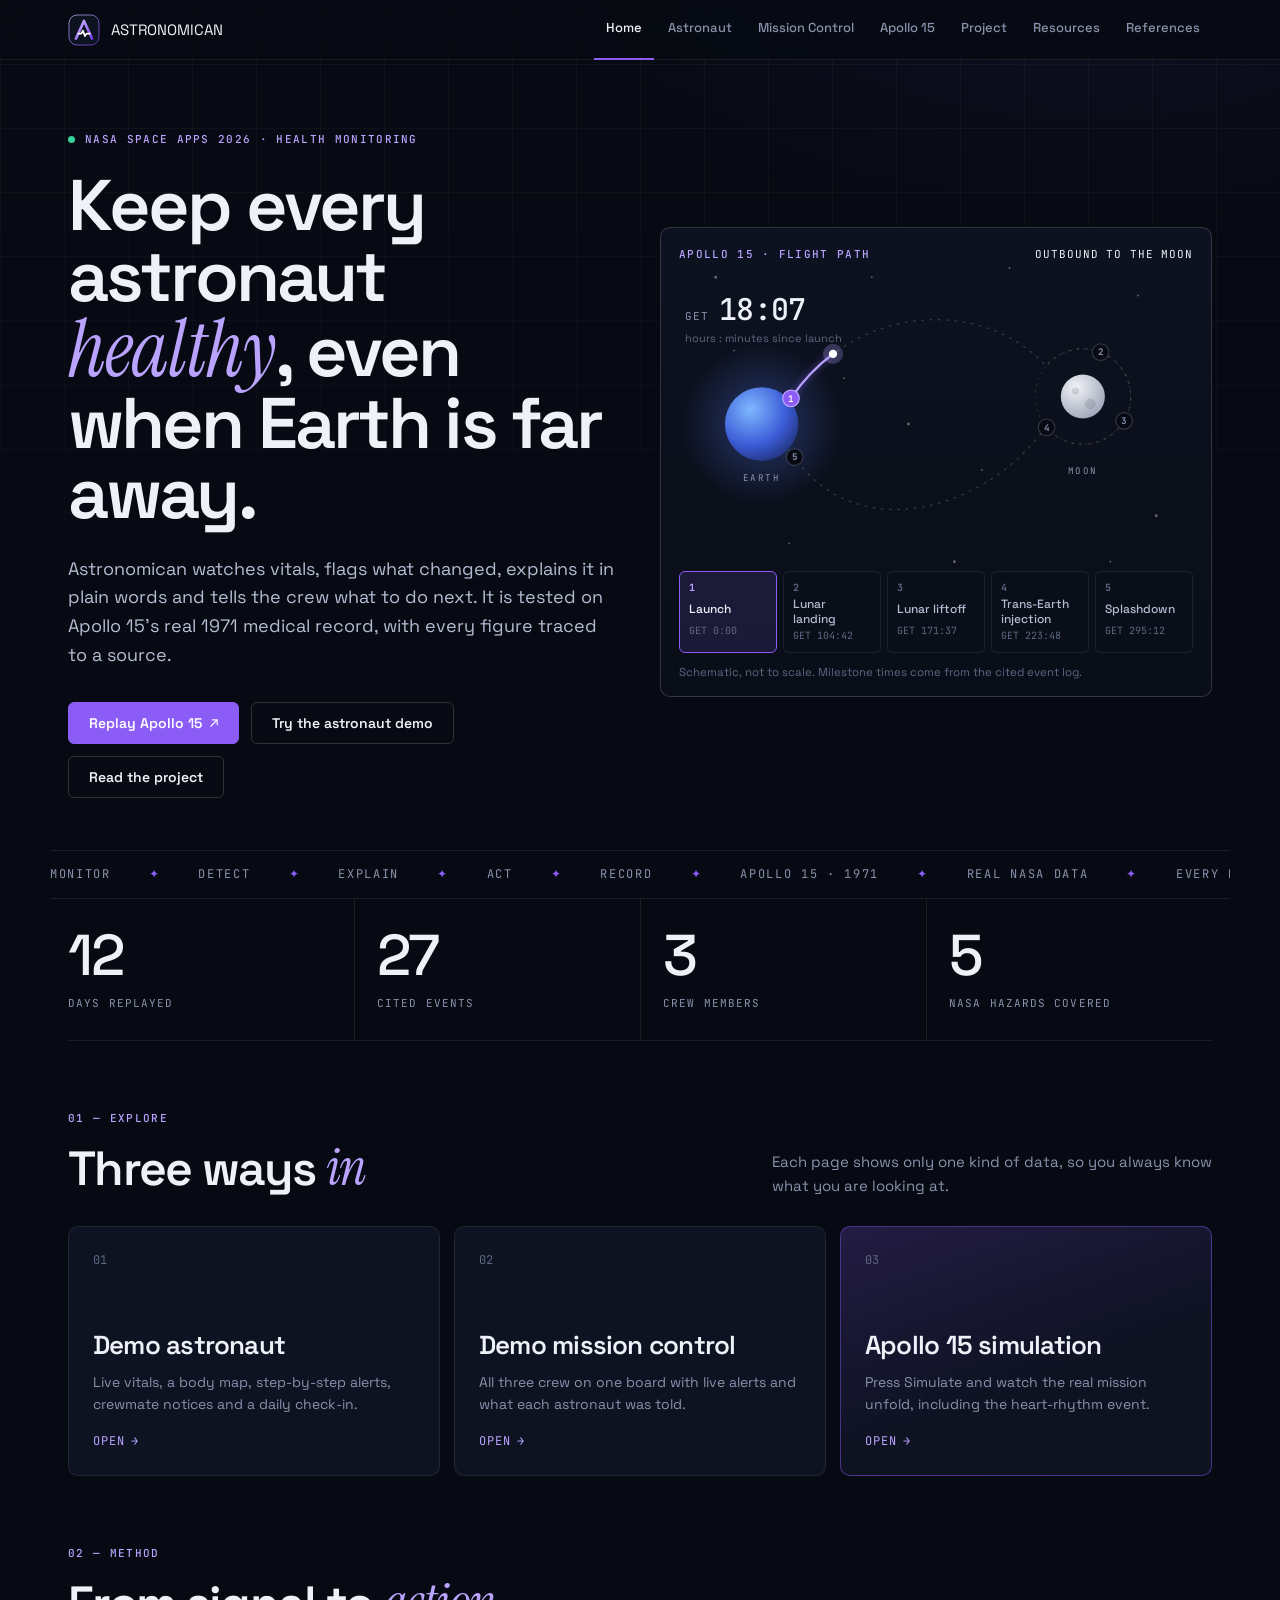
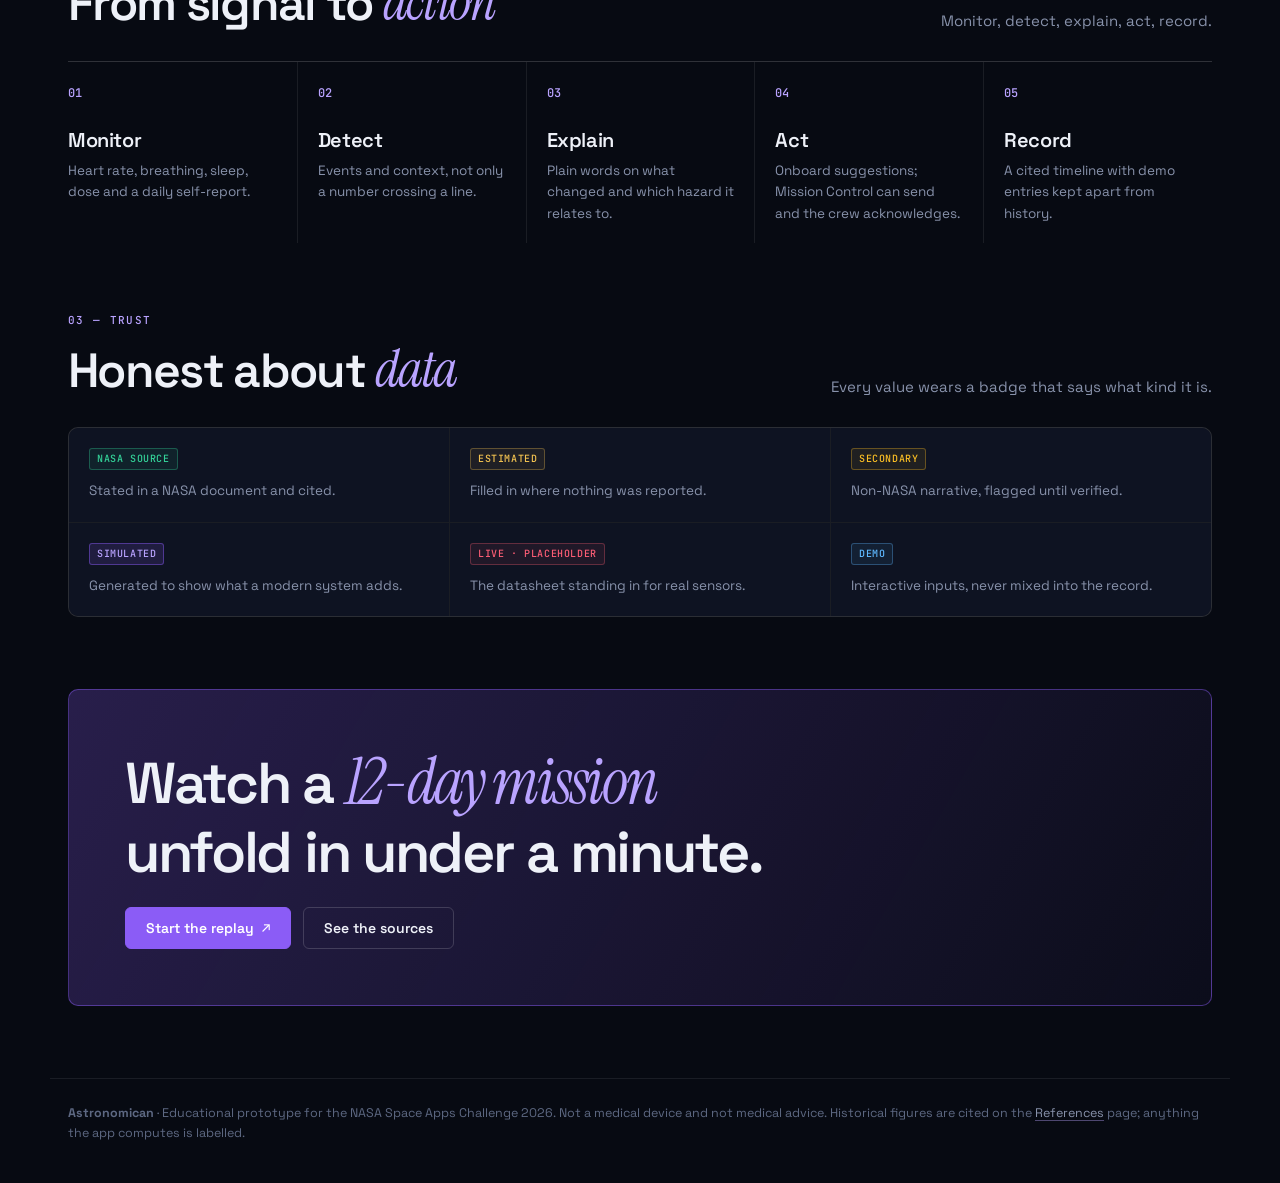
<file: index.html>
<!DOCTYPE html>
<html lang="en">

<head>
    <meta charset="UTF-8" />
    <meta name="viewport" content="width=device-width, initial-scale=1.0" />
    <title>Astronomican · NASA Space Apps 2026</title>
    <meta name="description"
        content="A real-data astronaut health monitoring and mission-control prototype, replaying Apollo 15's actual biomedical record. Built for the NASA Space Apps Challenge 2026." />
    <link rel="icon" href="assets/img/favicon.svg" type="image/svg+xml" />
    <meta name="theme-color" content="#070a12" />
    <link rel="preconnect" href="https://fonts.googleapis.com" />
    <link rel="preconnect" href="https://fonts.gstatic.com" crossorigin />
    <link rel="stylesheet" href="assets/css/design.css" />
    <link rel="stylesheet" href="assets/css/spaceweather.css" />
</head>

<body>
    <div id="app"></div>

    <script src="data/data.js"></script>
    <script src="data/references.js"></script>
    <script src="data/resources.js"></script>
    <script src="data/sensor-feed.js"></script>
    <script src="data/space-weather-sample.js"></script>
    <script src="assets/js/config.js"></script>
    <script src="assets/js/common.js"></script>
    <script src="assets/js/engine.js"></script>
    <script src="assets/js/icons.js"></script>
    <script src="assets/js/live.js"></script>
    <script src="assets/js/space-weather.js"></script>
    <script src="assets/js/shell.js"></script>
</body>

</html>
</file>
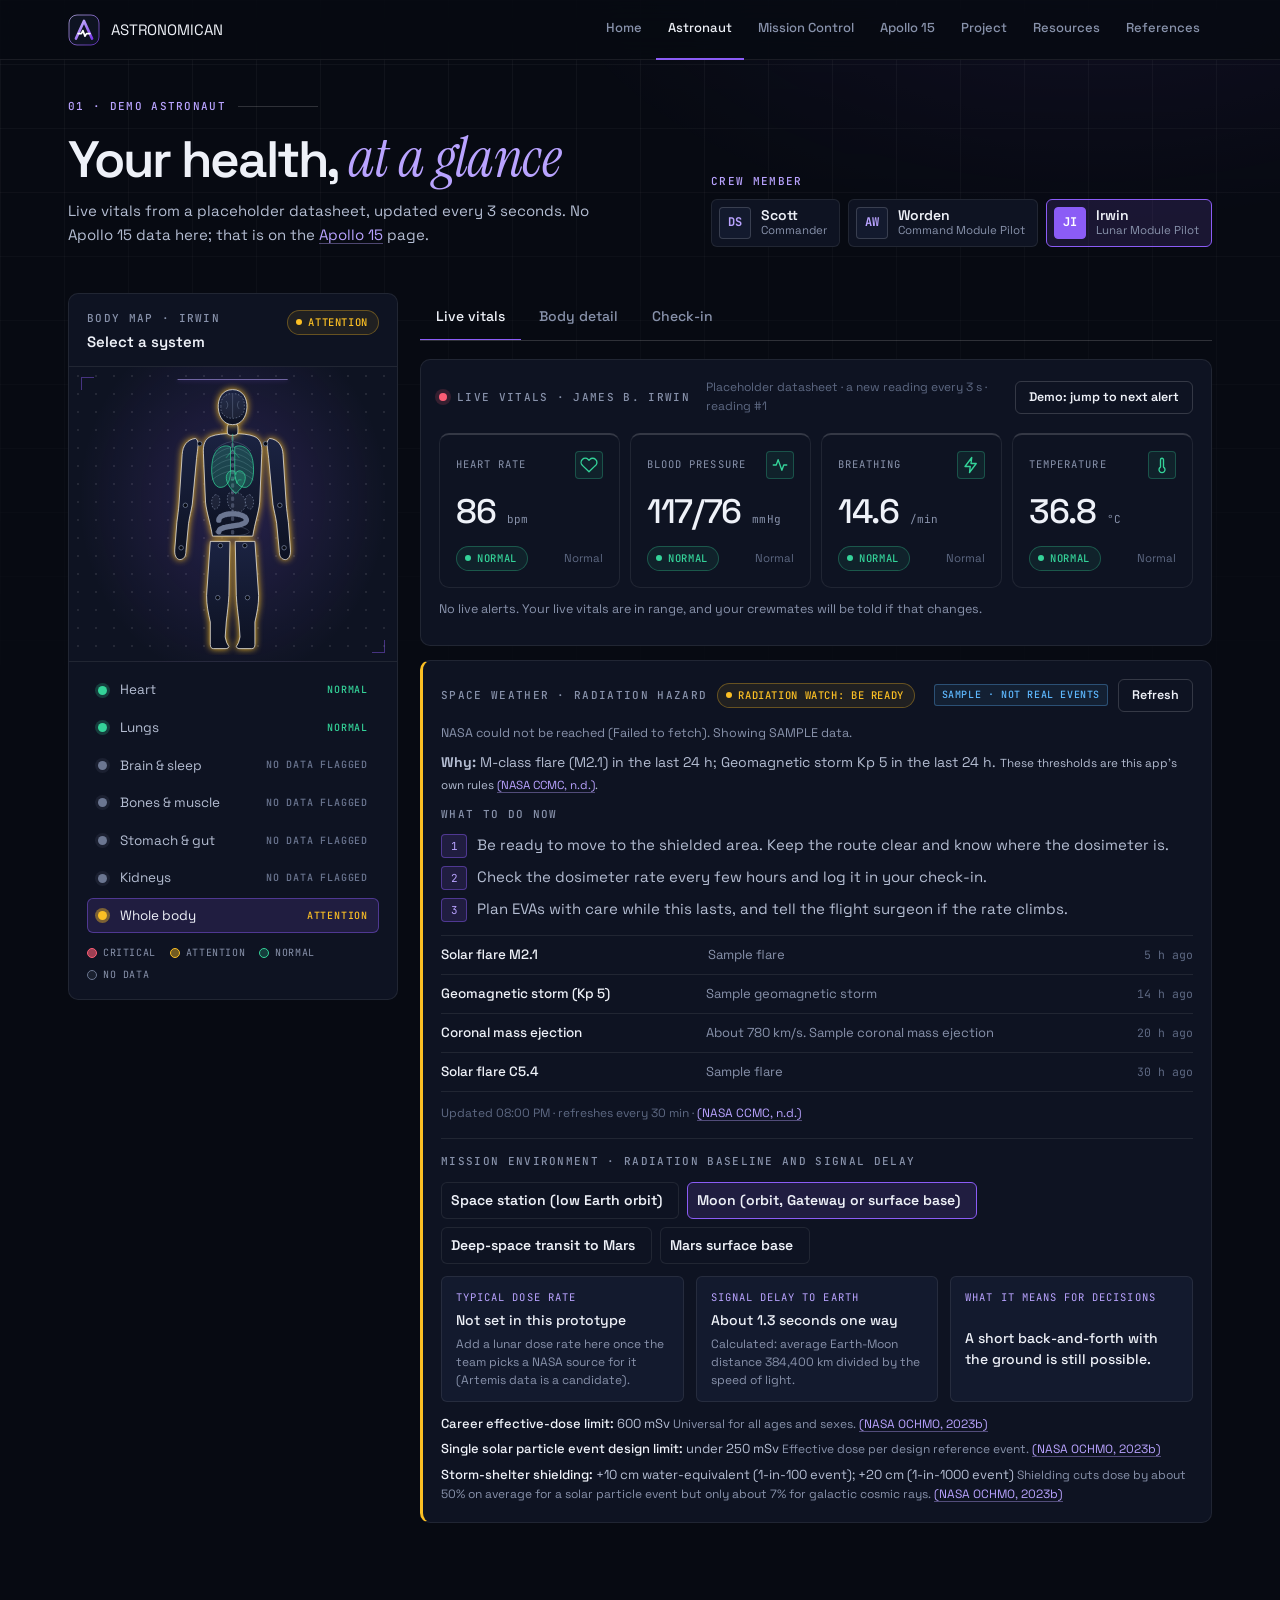
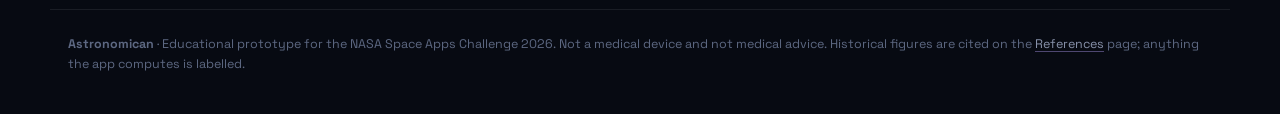
<file: console.html>
<!DOCTYPE html>
<html lang="en">

<head>
  <meta charset="UTF-8" />
  <meta http-equiv="refresh" content="0; url=index.html#astronaut-dashboard" />
  <title>Redirecting…</title>
  <link rel="icon" href="assets/img/favicon.svg" type="image/svg+xml" />
  <script>
    var hash = location.hash ? location.hash.replace('#astronaut', '#astronaut').replace('#mission-control', '#control-dashboard') : '#astronaut-dashboard';
    location.replace('index.html' + (hash || '#astronaut-dashboard'));
  </script>
</head>

<body>
  <p>Redirecting to <a href="index.html#astronaut-dashboard">the Astronomican app</a>…</p>
</body>

</html>
</file>
<file: assets/css/design.css>
/* ==========================================================================
   design.css - the whole look of Astronomican in one file.

   Style: dark ink background, one violet accent, hairline borders, sharp
   corners, big editorial headings with one italic accent word, mono labels,
   numbered sections and a ticker. Status colours (green / amber / red) are
   kept separate from the brand colour so a warning never looks like decoration.

   Fonts (Google Fonts, with system fallbacks if offline):
     Space Grotesk   headings + body
     Instrument Serif (italic) the accent word in headings
     JetBrains Mono  labels, numbers, badges
   ========================================================================== */

@import url("https://fonts.googleapis.com/css2?family=Instrument+Serif:ital@1&family=JetBrains+Mono:wght@400;500;700&family=Space+Grotesk:wght@400;500;600;700&display=swap");

:root {
  --bg: #070a12;
  --bg-2: #0a0e19;
  --panel: #0e1322;
  --panel-2: #131a2e;
  --line: rgba(255, 255, 255, .08);
  --line-2: rgba(255, 255, 255, .16);
  --text: #eef1f8;
  --body: #b4bdd2;
  --muted: #8892ab;
  --subtle: #5d6882;

  --accent: #8b5cf6;
  --accent-2: #b9a3ff;
  --accent-soft: rgba(139, 92, 246, .14);
  --accent-line: rgba(139, 92, 246, .45);

  --ok: #34d399;
  --warn: #fbbf24;
  --bad: #fb5d75;
  --gold: #f5c451;
  --sky: #5eb8ff;

  /* names used by shell.js inline styles */
  --orange: var(--warn);

  --r: 6px;
  --r-lg: 10px;
  --font: "Space Grotesk", system-ui, -apple-system, "Segoe UI", Roboto, sans-serif;
  --serif: "Instrument Serif", "Iowan Old Style", Georgia, serif;
  --mono: "JetBrains Mono", ui-monospace, SFMono-Regular, Menlo, Consolas, monospace;
  --wrap: 1180px;
  --top: 60px;
}

* {
  box-sizing: border-box;
}

html {
  scroll-behavior: smooth;
  scroll-padding-top: calc(var(--top) + 12px);
}

html,
body {
  margin: 0;
  min-height: 100%;
}

body {
  background: var(--bg);
  color: var(--body);
  font-family: var(--font);
  font-size: 15px;
  line-height: 1.6;
  -webkit-font-smoothing: antialiased;
}

body::before {
  /* faint grid + violet glow behind everything */
  background:
    radial-gradient(900px 480px at 85% -8%, rgba(139, 92, 246, .16), transparent 62%),
    linear-gradient(var(--line) 1px, transparent 1px) 0 0 / 64px 64px,
    linear-gradient(90deg, var(--line) 1px, transparent 1px) 0 0 / 64px 64px;
  -webkit-mask-image: linear-gradient(#000 0, transparent 720px);
  mask-image: linear-gradient(#000 0, transparent 720px);
  content: "";
  inset: 0 0 auto 0;
  height: 760px;
  opacity: .55;
  pointer-events: none;
  position: absolute;
  z-index: -1;
}

::selection {
  background: var(--accent);
  color: #fff;
}

a {
  color: var(--accent-2);
  text-decoration-color: rgba(185, 163, 255, .4);
  text-underline-offset: 3px;
}

a:hover {
  color: #fff;
}

h1,
h2,
h3,
h4,
h5 {
  color: var(--text);
  font-weight: 600;
  letter-spacing: -.02em;
  line-height: 1.15;
}

p {
  margin: 0 0 12px;
}

button,
input,
select,
textarea {
  font: inherit;
}

button {
  color: inherit;
}

code {
  background: var(--panel-2);
  border: 1px solid var(--line);
  border-radius: 4px;
  color: var(--accent-2);
  font-family: var(--mono);
  font-size: .85em;
  padding: 1px 6px;
}

:focus-visible {
  outline: 2px solid var(--accent-2);
  outline-offset: 2px;
}

.icon {
  flex: none;
  stroke: currentColor;
  stroke-linecap: round;
  stroke-linejoin: round;
  stroke-width: 1.8;
}

/* ---- shared label style --------------------------------------------- */
.eyebrow,
.card-kicker,
.sx-organ h5,
.sx-block h4,
.sx-table th,
.sx-sim-label,
.sx-crew-num small,
.sn-label {
  color: var(--muted);
  font-family: var(--mono);
  font-size: 11px;
  font-weight: 500;
  letter-spacing: .12em;
  text-transform: uppercase;
}

.card-kicker {
  display: block;
}

/* ---- buttons ---------------------------------------------------------- */
.btn {
  align-items: center;
  background: transparent;
  border: 1px solid transparent;
  border-radius: var(--r);
  cursor: pointer;
  display: inline-flex;
  font-size: 14px;
  font-weight: 600;
  gap: 8px;
  justify-content: center;
  line-height: 1;
  padding: 13px 20px;
  text-decoration: none;
  transition: background .15s, border-color .15s, transform .15s, color .15s;
}

.btn.primary {
  background: var(--accent);
  border-color: var(--accent);
  color: #fff;
}

.btn.primary:hover {
  background: #9d75ff;
  border-color: #9d75ff;
  color: #fff;
}

.btn.secondary {
  border-color: var(--line-2);
  color: var(--text);
}

.btn.secondary:hover {
  background: var(--panel-2);
  border-color: var(--accent-line);
  color: #fff;
}

.btn.compact {
  font-size: 12.5px;
  padding: 9px 13px;
}

.btn:active {
  transform: translateY(1px);
}

.btn:disabled {
  cursor: not-allowed;
  opacity: .4;
}

.btn .arr {
  font-family: var(--mono);
  transition: transform .15s;
}

.btn:hover .arr {
  transform: translate(2px, -2px);
}

/* ---- card, pills, badges --------------------------------------------- */
.card {
  background: var(--panel);
  border: 1px solid var(--line);
  border-radius: var(--r-lg);
}

.card-head {
  align-items: flex-start;
  display: flex;
  gap: 12px;
  justify-content: space-between;
  padding: 16px 18px 0;
}

.card-head>div {
  display: grid;
  gap: 3px;
}

.card-head strong {
  color: var(--text);
  font-size: 15px;
  font-weight: 600;
}

.chart-meta {
  color: var(--muted);
  font-family: var(--mono);
  font-size: 10.5px;
  letter-spacing: .06em;
  text-align: right;
}

.pill {
  align-items: center;
  background: rgba(52, 211, 153, .08);
  border: 1px solid rgba(52, 211, 153, .3);
  border-radius: 99px;
  color: var(--ok);
  display: inline-flex;
  font-family: var(--mono);
  font-size: 10.5px;
  font-weight: 500;
  gap: 6px;
  letter-spacing: .06em;
  padding: 3px 10px 3px 8px;
  text-transform: uppercase;
  white-space: nowrap;
}

.pill>span {
  background: currentColor;
  border-radius: 50%;
  height: 6px;
  width: 6px;
}

.pill.warn {
  background: rgba(251, 191, 36, .08);
  border-color: rgba(251, 191, 36, .32);
  color: var(--warn);
}

.pill.danger {
  background: rgba(251, 93, 117, .09);
  border-color: rgba(251, 93, 117, .35);
  color: var(--bad);
}

.pill.info {
  background: var(--accent-soft);
  border-color: var(--accent-line);
  color: var(--accent-2);
}

.ev {
  border: 1px solid var(--line-2);
  border-radius: 3px;
  display: inline-block;
  font-family: var(--mono);
  font-size: 10px;
  font-weight: 500;
  letter-spacing: .06em;
  padding: 2px 7px;
  text-transform: uppercase;
  white-space: nowrap;
}

.ev-nasa {
  background: rgba(52, 211, 153, .08);
  border-color: rgba(52, 211, 153, .32);
  color: var(--ok);
}

.ev-sec {
  background: rgba(251, 191, 36, .08);
  border-color: rgba(251, 191, 36, .32);
  color: var(--warn);
}

.ev-est {
  background: rgba(245, 196, 81, .07);
  border-color: rgba(245, 196, 81, .3);
  color: var(--gold);
}

.ev-sim {
  background: var(--accent-soft);
  border-color: var(--accent-line);
  color: var(--accent-2);
}

.ev-demo {
  background: rgba(94, 184, 255, .08);
  border-color: rgba(94, 184, 255, .32);
  color: var(--sky);
}

.ev-live {
  background: rgba(251, 93, 117, .08);
  border-color: rgba(251, 93, 117, .3);
  color: var(--bad);
}

a.cite {
  color: var(--accent-2);
}

.empty {
  border: 1px dashed var(--line-2);
  border-radius: var(--r-lg);
  color: var(--muted);
  padding: 22px;
  text-align: center;
}

.sx-note {
  color: var(--muted);
  display: block;
  font-size: 12.5px;
  line-height: 1.55;
}

p.sx-note {
  margin: 8px 0;
}

/* ---- top bar ---------------------------------------------------------- */
.sx-top {
  align-items: center;
  backdrop-filter: blur(14px);
  background: rgba(7, 10, 18, .82);
  border-bottom: 1px solid var(--line);
  display: flex;
  gap: 24px;
  height: var(--top);
  justify-content: space-between;
  padding: 0 max(18px, calc((100vw - var(--wrap)) / 2 + 18px));
  position: sticky;
  top: 0;
  z-index: 40;
}

.sx-brand {
  align-items: center;
  color: var(--text);
  display: flex;
  flex: none;
  gap: 11px;
  text-decoration: none;
}

.sx-nav {
  display: flex;
  gap: 2px;
  margin-left: auto;
}

.sx-nav a {
  align-items: center;
  border-bottom: 2px solid transparent;
  color: var(--muted);
  display: inline-flex;
  font-size: 13px;
  font-weight: 500;
  gap: 7px;
  height: var(--top);
  padding: 0 12px;
  text-decoration: none;
  white-space: nowrap;
}

.sx-nav a:hover {
  color: var(--text);
}

.sx-nav a.active {
  border-bottom-color: var(--accent);
  color: var(--text);
}

.sx-badge {
  background: var(--bad);
  border-radius: 99px;
  color: #1a0509;
  font-family: var(--mono);
  font-size: 10.5px;
  font-weight: 700;
  min-width: 18px;
  padding: 1px 6px;
  text-align: center;
}

.sx-clock {
  color: var(--muted);
  flex: none;
  font-family: var(--mono);
  font-size: 11px;
  letter-spacing: .06em;
}

.sx-clock b {
  color: var(--text);
  font-weight: 500;
}

/* ---- page frame ------------------------------------------------------- */
.sx-page {
  margin: 0 auto;
  max-width: var(--wrap);
  padding: 40px 18px 72px;
}

.sx-head {
  padding: 22px 0 28px;
}

.sx-head .eyebrow {
  align-items: center;
  color: var(--accent-2);
  display: flex;
  gap: 12px;
  margin-bottom: 18px;
}

.sx-head .eyebrow::after {
  background: var(--line-2);
  content: "";
  flex: 0 1 80px;
  height: 1px;
}

.sx-head h1,
.hero h1 {
  font-size: clamp(2.5rem, 6.4vw, 5rem);
  font-weight: 600;
  letter-spacing: -.04em;
  line-height: .98;
  margin: 0;
}

h1 em,
.sx-block h2 em {
  color: var(--accent-2);
  font-family: var(--serif);
  font-size: 1.1em;
  font-style: italic;
  font-weight: 400;
  letter-spacing: -.01em;
}

.sx-head p {
  color: var(--body);
  font-size: 17px;
  margin: 22px 0 0;
  max-width: 62ch;
}

.sx-h3 {
  align-items: center;
  color: var(--text);
  display: flex;
  font-size: 13px;
  font-weight: 500;
  gap: 12px;
  letter-spacing: .1em;
  margin: 40px 0 16px;
  text-transform: uppercase;
  font-family: var(--mono);
}

.sx-h3::after {
  background: var(--line);
  content: "";
  flex: 1;
  height: 1px;
}

.sx-h3 small {
  color: var(--muted);
  font-size: 11px;
  font-weight: 400;
  letter-spacing: .06em;
  order: 2;
  text-transform: none;
}

.sx-h3 .ev {
  order: 2;
}

.sx-foot {
  border-top: 1px solid var(--line);
  color: var(--subtle);
  font-size: 12.5px;
  margin: 0 auto;
  max-width: var(--wrap);
  padding: 24px 18px 40px;
}

.sx-foot a {
  color: var(--muted);
}

/* ---- home / hero ------------------------------------------------------ */
.hero {
  align-items: center;
  display: grid;
  gap: 40px;
  grid-template-columns: minmax(0, 1.25fr) minmax(0, .75fr);
  padding: 36px 0 52px;
}

.hero .eyebrow {
  align-items: center;
  color: var(--accent-2);
  display: inline-flex;
  gap: 10px;
  margin-bottom: 22px;
}

.hero .eyebrow i {
  animation: blink 1.6s ease-in-out infinite;
  background: var(--ok);
  border-radius: 50%;
  height: 7px;
  width: 7px;
}

@keyframes blink {
  50% {
    opacity: .25;
  }
}

.hero h1 {
  font-size: clamp(2.6rem, 5.6vw, 5rem);
}

.hero-lead {
  color: var(--body);
  font-size: 18px;
  margin: 26px 0 0;
  max-width: 54ch;
}

.hero-cta {
  display: flex;
  flex-wrap: wrap;
  gap: 12px;
  margin-top: 32px;
}

.ticker {
  border-block: 1px solid var(--line);
  margin: 0 -18px;
  overflow: hidden;
  padding: 14px 0;
}

.ticker-track {
  animation: marquee 36s linear infinite;
  display: flex;
  gap: 38px;
  width: max-content;
}

.ticker-track span {
  color: var(--muted);
  font-family: var(--mono);
  font-size: 12px;
  letter-spacing: .14em;
  text-transform: uppercase;
  white-space: nowrap;
}

.ticker-track span::after {
  color: var(--accent);
  content: "✦";
  margin-left: 38px;
}

@keyframes marquee {
  to {
    transform: translateX(-50%);
  }
}

.stats {
  border-bottom: 1px solid var(--line);
  display: grid;
  grid-template-columns: repeat(4, 1fr);
}

.stat {
  border-left: 1px solid var(--line);
  padding: 28px 22px;
}

.stat:first-child {
  border-left: 0;
  padding-left: 0;
}

.stat b {
  color: var(--text);
  display: block;
  font-size: clamp(2.2rem, 5vw, 3.6rem);
  font-weight: 500;
  letter-spacing: -.04em;
  line-height: 1;
}

.stat span {
  color: var(--muted);
  display: block;
  font-family: var(--mono);
  font-size: 11px;
  letter-spacing: .1em;
  margin-top: 10px;
  text-transform: uppercase;
}

.home-sec {
  padding-top: 64px;
}

.sec-head {
  align-items: end;
  display: flex;
  flex-wrap: wrap;
  gap: 14px 24px;
  justify-content: space-between;
  margin-bottom: 28px;
}

.sec-head h2 {
  font-size: clamp(1.9rem, 4vw, 3rem);
  letter-spacing: -.035em;
  margin: 8px 0 0;
}

.sec-head h2 em {
  color: var(--accent-2);
  font-family: var(--serif);
  font-size: 1.1em;
  font-style: italic;
  font-weight: 400;
}

.sec-head p {
  color: var(--muted);
  margin: 0;
  max-width: 44ch;
}

.sn-label {
  color: var(--accent-2);
}

.tiles {
  display: grid;
  gap: 14px;
  grid-template-columns: repeat(3, 1fr);
}

.tile-link {
  background: var(--panel);
  border: 1px solid var(--line);
  border-radius: var(--r-lg);
  color: var(--body);
  display: flex;
  flex-direction: column;
  gap: 10px;
  min-height: 250px;
  overflow: hidden;
  padding: 24px;
  position: relative;
  text-decoration: none;
  transition: border-color .2s, transform .2s, background .2s;
}

.tile-link::before {
  background: radial-gradient(300px 160px at 100% 0, var(--accent-soft), transparent 70%);
  content: "";
  inset: 0;
  opacity: 0;
  position: absolute;
  transition: opacity .2s;
}

.tile-link:hover {
  border-color: var(--accent-line);
  color: var(--body);
  transform: translateY(-3px);
}

.tile-link:hover::before {
  opacity: 1;
}

.tile-link>* {
  position: relative;
}

.tile-no {
  color: var(--subtle);
  font-family: var(--mono);
  font-size: 12px;
}

.tile-link h3 {
  font-size: 26px;
  letter-spacing: -.03em;
  margin: auto 0 0;
}

.tile-link p {
  color: var(--muted);
  font-size: 14px;
  margin: 0;
}

.tile-go {
  align-items: center;
  color: var(--accent-2);
  display: inline-flex;
  font-family: var(--mono);
  font-size: 12px;
  gap: 6px;
  letter-spacing: .08em;
  margin-top: 6px;
  text-transform: uppercase;
}

.tile-link.feature {
  background: linear-gradient(160deg, rgba(139, 92, 246, .22), var(--panel) 60%);
  border-color: var(--accent-line);
}

.steps5 {
  border-top: 1px solid var(--line-2);
  display: grid;
  grid-template-columns: repeat(5, 1fr);
}

.step5 {
  border-left: 1px solid var(--line);
  padding: 22px 20px 6px;
}

.step5:first-child {
  border-left: 0;
  padding-left: 0;
}

.step5 b {
  color: var(--accent-2);
  display: block;
  font-family: var(--mono);
  font-size: 12px;
  font-weight: 500;
  margin-bottom: 26px;
}

.step5 h3 {
  font-size: 20px;
  margin: 0 0 8px;
}

.step5 p {
  color: var(--muted);
  font-size: 13.5px;
}

.honest {
  display: grid;
  gap: 1px;
  background: var(--line);
  border: 1px solid var(--line);
  border-radius: var(--r-lg);
  grid-template-columns: repeat(3, 1fr);
  overflow: hidden;
}

.honest>div {
  background: var(--panel);
  display: grid;
  gap: 10px;
  justify-items: start;
  padding: 20px;
}

.honest p {
  color: var(--muted);
  font-size: 13.5px;
  margin: 0;
}

.cta-band {
  background: linear-gradient(120deg, rgba(139, 92, 246, .25), rgba(139, 92, 246, .04));
  border: 1px solid var(--accent-line);
  border-radius: var(--r-lg);
  margin-top: 72px;
  padding: clamp(28px, 5vw, 56px);
}

.cta-band h2 {
  font-size: clamp(2rem, 5vw, 3.6rem);
  letter-spacing: -.04em;
  margin: 0 0 22px;
  max-width: 18ch;
}

.cta-band h2 em {
  color: var(--accent-2);
  font-family: var(--serif);
  font-size: 1.1em;
  font-weight: 400;
}

/* ---- controls: crew chips, simulation bar ---------------------------- */
.sx-controls {
  display: flex;
  flex-direction: column;
  gap: 12px;
  margin-top: 4px;
}

.sx-chips {
  display: flex;
  flex-wrap: wrap;
  gap: 8px;
}

.sx-chip {
  align-items: center;
  background: var(--panel);
  border: 1px solid var(--line);
  border-radius: var(--r);
  cursor: pointer;
  display: inline-flex;
  gap: 12px;
  padding: 9px 16px 9px 9px;
  text-align: left;
  transition: border-color .15s, background .15s;
}

.sx-chip:hover {
  border-color: var(--line-2);
}

.sx-chip b {
  align-items: center;
  background: var(--panel-2);
  border: 1px solid var(--line-2);
  border-radius: 4px;
  color: var(--accent-2);
  display: flex;
  font-family: var(--mono);
  font-size: 12px;
  height: 34px;
  justify-content: center;
  width: 34px;
}

.sx-chip span {
  color: var(--text);
  display: grid;
  font-size: 14px;
  font-weight: 600;
  line-height: 1.2;
}

.sx-chip small {
  color: var(--muted);
  font-size: 11.5px;
  font-weight: 400;
}

.sx-chip.active {
  background: var(--accent-soft);
  border-color: var(--accent);
}

.sx-chip.active b {
  background: var(--accent);
  border-color: var(--accent);
  color: #fff;
}

.sx-sim {
  align-items: center;
  background: var(--panel);
  border: 1px solid var(--line-2);
  border-radius: var(--r-lg);
  display: flex;
  flex-wrap: wrap;
  gap: 14px 20px;
  padding: 14px 16px;
}

.sx-sim-label {
  color: var(--accent-2);
}

.sx-play {
  min-width: 130px;
}

.sx-play.is-playing {
  background: transparent;
  border-color: var(--accent);
  color: var(--accent-2);
}

.sx-get {
  align-items: baseline;
  display: flex;
  gap: 10px;
}

.sx-get span {
  color: var(--muted);
  font-family: var(--mono);
  font-size: 11px;
  letter-spacing: .1em;
}

.sx-get strong {
  color: var(--text);
  font-family: var(--mono);
  font-size: 24px;
  font-weight: 500;
  letter-spacing: -.02em;
}

.sx-get small {
  color: var(--muted);
  font-size: 12px;
}

.sx-range {
  accent-color: var(--accent);
  flex: 1 1 200px;
  min-width: 140px;
}

.select-ctl {
  appearance: none;
  background: var(--panel-2) url("data:image/svg+xml,%3Csvg xmlns='http://www.w3.org/2000/svg' width='12' height='12' viewBox='0 0 24 24' fill='none' stroke='%238892ab' stroke-width='2.4' stroke-linecap='round' stroke-linejoin='round'%3E%3Cpath d='m6 9 6 6 6-6'/%3E%3C/svg%3E") no-repeat right 12px center;
  border: 1px solid var(--line-2);
  border-radius: var(--r);
  color: var(--text);
  cursor: pointer;
  font-size: 13px;
  max-width: 250px;
  padding: 11px 34px 11px 12px;
}

.select-ctl:hover {
  border-color: var(--accent-line);
}

.select-ctl option {
  background: var(--panel);
  color: var(--text);
}

/* ---- layout: body map + main ----------------------------------------- */
.sx-split {
  align-items: start;
  display: grid;
  gap: 22px;
  grid-template-columns: 330px minmax(0, 1fr);
  margin-top: 22px;
}

.sx-side {
  align-self: start;
  position: sticky;
  top: calc(var(--top) + 16px);
}

.sx-main {
  min-width: 0;
}

.sx-main>.card,
.sx-main>.insight-banner {
  margin-bottom: 14px;
}

.sx-main>.sx-grid2 {
  margin-bottom: 14px;
}

.sx-grid2 {
  display: grid;
  gap: 14px;
  grid-template-columns: repeat(2, 1fr);
}

.sx-grid3 {
  display: grid;
  gap: 14px;
  grid-template-columns: repeat(3, 1fr);
}

.sx-grid4 {
  display: grid;
  gap: 10px;
  grid-template-columns: repeat(4, 1fr);
}

.sx-grid5 {
  display: grid;
  gap: 10px;
  grid-template-columns: repeat(5, 1fr);
  margin-top: 14px;
}

/* ---- metric cards ----------------------------------------------------- */
.metric-card {
  display: grid;
  gap: 4px;
  padding: 16px;
}

.metric-head {
  align-items: center;
  color: var(--muted);
  display: flex;
  font-family: var(--mono);
  font-size: 10.5px;
  justify-content: space-between;
  letter-spacing: .1em;
  text-transform: uppercase;
}

.metric-icon {
  align-items: center;
  background: rgba(52, 211, 153, .08);
  border: 1px solid rgba(52, 211, 153, .28);
  border-radius: 4px;
  color: var(--ok);
  display: flex;
  flex: none;
  height: 28px;
  justify-content: center;
  width: 28px;
}

.metric-icon.warn {
  background: rgba(251, 191, 36, .08);
  border-color: rgba(251, 191, 36, .3);
  color: var(--warn);
}

.metric-icon.danger {
  background: rgba(251, 93, 117, .09);
  border-color: rgba(251, 93, 117, .32);
  color: var(--bad);
}

.metric-icon.info {
  background: var(--accent-soft);
  border-color: var(--accent-line);
  color: var(--accent-2);
}

.metric-value {
  color: var(--text);
  font-size: 34px;
  font-weight: 500;
  letter-spacing: -.04em;
  line-height: 1.1;
  margin: 10px 0 12px;
}

.metric-value small {
  color: var(--muted);
  font-family: var(--mono);
  font-size: 11px;
  font-weight: 400;
  letter-spacing: .02em;
  margin-left: 4px;
}

.metric-value.text {
  font-size: 18px;
  letter-spacing: -.02em;
  line-height: 1.3;
  min-height: 36px;
}

.metric-foot {
  align-items: center;
  display: flex;
  flex-wrap: wrap;
  gap: 6px 10px;
  justify-content: space-between;
}

.metric-foot>span:last-child {
  color: var(--subtle);
  font-size: 11.5px;
  max-width: 58%;
  text-align: right;
}

.sx-page .metric-card.card {
  border-top: 2px solid var(--line-2);
}

/* ---- vitals tiles, status, banners ----------------------------------- */
.sx-tile {
  align-items: center;
  background: var(--panel);
  border: 1px solid var(--line);
  border-left: 2px solid var(--ok);
  border-radius: var(--r-lg);
  display: grid;
  gap: 14px;
  grid-template-columns: 34px 1fr auto;
  padding: 14px 16px;
}

.sx-tile.warn {
  border-left-color: var(--warn);
}

.sx-tile.danger {
  border-left-color: var(--bad);
}

.sx-tile-body {
  display: grid;
  min-width: 0;
}

.sx-tile-body span {
  color: var(--muted);
  font-family: var(--mono);
  font-size: 10.5px;
  letter-spacing: .1em;
  text-transform: uppercase;
}

.sx-tile-body strong {
  color: var(--text);
  font-size: 22px;
  font-weight: 500;
  letter-spacing: -.02em;
  line-height: 1.2;
}

.sx-tile-body strong small {
  color: var(--muted);
  font-size: 12px;
  font-weight: 400;
}

.sx-tile-body em {
  color: var(--subtle);
  font-size: 12px;
  font-style: normal;
}

.sx-status {
  align-items: center;
  display: flex;
  flex-wrap: wrap;
  gap: 28px;
  margin-bottom: 14px;
  padding: 26px 28px;
}

.sx-status.is-warn {
  border-color: rgba(251, 191, 36, .4);
}

.sx-status.is-danger {
  border-color: rgba(251, 93, 117, .5);
}

.sx-status-copy {
  display: grid;
  flex: 1 1 280px;
  gap: 8px;
  justify-items: start;
}

.sx-status-copy h2 {
  font-size: clamp(1.6rem, 3vw, 2.2rem);
  letter-spacing: -.03em;
  margin: 0;
}

.sx-status-copy p {
  color: var(--body);
  margin: 0;
}

.score-ring {
  align-items: center;
  background: conic-gradient(var(--ring-c, var(--accent)) 0 calc(var(--ring-p, 92) * 1%), var(--panel-2) 0);
  border-radius: 50%;
  display: flex;
  flex: none;
  height: 124px;
  justify-content: center;
  position: relative;
  width: 124px;
}

.score-ring::before {
  background: var(--panel);
  border-radius: 50%;
  content: "";
  height: 106px;
  position: absolute;
  width: 106px;
}

.score-ring>div {
  display: grid;
  position: relative;
  text-align: center;
}

.score-ring strong {
  color: var(--text);
  font-size: 38px;
  font-weight: 500;
  letter-spacing: -.05em;
  line-height: 1;
}

.score-ring span {
  color: var(--muted);
  font-family: var(--mono);
  font-size: 10.5px;
}

.insight-banner {
  align-items: flex-start;
  background: var(--panel);
  border: 1px solid var(--line);
  border-left: 2px solid var(--accent);
  border-radius: var(--r-lg);
  display: flex;
  gap: 14px;
  padding: 16px 18px;
}

.insight-icon {
  align-items: center;
  background: var(--accent-soft);
  border: 1px solid var(--accent-line);
  border-radius: 4px;
  color: var(--accent-2);
  display: flex;
  flex: none;
  height: 32px;
  justify-content: center;
  width: 32px;
}

.insight-banner>div:nth-child(2) {
  display: grid;
  gap: 5px;
}

.insight-banner>div:nth-child(2) span {
  color: var(--accent-2);
  font-family: var(--mono);
  font-size: 10.5px;
  letter-spacing: .12em;
}

.insight-banner strong {
  color: var(--text);
  font-size: 14px;
  font-weight: 500;
  line-height: 1.6;
}

.insight-banner.is-message {
  border-left-color: var(--warn);
}

.insight-banner.is-message .insight-icon {
  background: rgba(251, 191, 36, .08);
  border-color: rgba(251, 191, 36, .3);
  color: var(--warn);
}

.insight-banner.is-message>div:nth-child(2) span {
  color: var(--warn);
}

/* ---- charts ----------------------------------------------------------- */
.chart-body {
  padding: 4px 18px 16px;
}

.line-chart {
  color: var(--accent-2);
  display: block;
  height: 140px;
  margin-top: 14px;
  overflow: visible;
  width: 100%;
}

.line-chart.violet {
  color: var(--sky);
}

.line-chart.orange {
  color: var(--gold);
}

.line-chart.teal {
  color: var(--ok);
}

.line-chart .grid-line {
  fill: none;
  stroke: var(--line);
  stroke-dasharray: 2 4;
  stroke-width: 1;
  vector-effect: non-scaling-stroke;
}

.line-chart .eva-band {
  fill: var(--gold);
  opacity: .1;
}

.line-chart polyline.series {
  fill: none;
  stroke: currentColor;
  stroke-linecap: round;
  stroke-linejoin: round;
  stroke-width: 2;
  vector-effect: non-scaling-stroke;
}

/* ---- body map: see the end of this file ---- */

.sx-organ {
  border-left: 2px solid var(--o-stroke);
  padding: 22px 24px;
}

.sx-organ-head {
  align-items: flex-start;
  display: flex;
  gap: 12px;
  justify-content: space-between;
}

.sx-organ-head h3 {
  font-size: 26px;
  letter-spacing: -.03em;
  margin: 6px 0 0;
}

.sx-organ-does {
  color: var(--body);
  margin: 12px 0 4px;
}

.sx-organ h5 {
  color: var(--accent-2);
  margin: 20px 0 8px;
}

.sx-organ .sx-list li {
  margin-bottom: 6px;
}

.sx-organ p {
  margin: 0;
}

.sx-organ>small {
  display: block;
  margin-top: 16px;
}

/* ---- live vitals + alerts + notices ---------------------------------- */
.sx-live {
  background: var(--panel);
  border: 1px solid var(--line);
  border-radius: var(--r-lg);
  margin-bottom: 14px;
  padding: 18px;
}

.sx-live-head {
  align-items: center;
  display: flex;
  flex-wrap: wrap;
  gap: 8px 16px;
  margin-bottom: 16px;
}

.sx-live-head>div {
  align-items: center;
  display: flex;
  gap: 10px;
}

.sx-live-head small {
  color: var(--subtle);
  flex: 1 1 200px;
  font-size: 12px;
}

.live-dot {
  animation: blink 1.4s ease-in-out infinite;
  background: var(--bad);
  border-radius: 50%;
  box-shadow: 0 0 0 4px rgba(251, 93, 117, .16);
  height: 8px;
  width: 8px;
}

.sx-live .sx-grid4 {
  margin-bottom: 12px;
}

.sx-allclear {
  margin: 4px 0 0;
}

.sx-livealert,
.sx-alert {
  border-left: 2px solid var(--warn);
  margin-bottom: 12px;
  padding: 18px 20px;
}

.sx-livealert.critical,
.sx-alert.critical {
  background: linear-gradient(90deg, rgba(251, 93, 117, .07), var(--panel) 50%);
  border-left-color: var(--bad);
}

.sx-livealert.reviewed,
.sx-alert.reviewed {
  opacity: .55;
}

.sx-alert-head {
  align-items: center;
  display: flex;
  flex-wrap: wrap;
  gap: 10px;
  margin-bottom: 4px;
}

.sx-alert-head strong {
  color: var(--text);
  font-size: 16px;
}

.sx-alert-head small {
  color: var(--muted);
  font-family: var(--mono);
  font-size: 11px;
  margin-left: auto;
}

.sx-alert p {
  color: var(--body);
  margin: 8px 0 6px;
}

.sx-alert-act {
  align-items: center;
  border-top: 1px solid var(--line);
  display: flex;
  flex-wrap: wrap;
  gap: 14px;
  justify-content: space-between;
  margin-top: 14px;
  padding-top: 14px;
}

.sx-alert-act>div:first-child {
  display: grid;
  flex: 1 1 260px;
  gap: 4px;
}

.sx-alert-act strong {
  color: var(--text);
  font-size: 14px;
  font-weight: 500;
}

.sx-btns {
  display: flex;
  flex-wrap: wrap;
  gap: 8px;
}

.sx-steps {
  color: var(--body);
  counter-reset: s;
  display: grid;
  gap: 8px;
  list-style: none;
  margin: 10px 0 14px;
  padding: 0;
}

.sx-steps li {
  counter-increment: s;
  padding-left: 36px;
  position: relative;
}

.sx-steps li::before {
  align-items: center;
  background: var(--accent-soft);
  border: 1px solid var(--accent-line);
  border-radius: 4px;
  color: var(--accent-2);
  content: counter(s);
  display: flex;
  font-family: var(--mono);
  font-size: 11px;
  height: 22px;
  justify-content: center;
  left: 0;
  position: absolute;
  top: 1px;
  width: 24px;
}

.sx-msg {
  align-items: center;
  background: var(--accent-soft);
  border: 1px solid var(--accent-line);
  border-radius: var(--r-lg);
  display: flex;
  flex-wrap: wrap;
  gap: 14px;
  margin-bottom: 10px;
  padding: 14px 18px;
}

.sx-msg.is-ok {
  background: rgba(52, 211, 153, .07);
  border-color: rgba(52, 211, 153, .3);
}

.sx-msg>div:nth-child(2) {
  display: grid;
  flex: 1 1 240px;
  gap: 4px;
}

.sx-msg strong {
  color: var(--text);
  font-weight: 500;
}

/* ---- crew board ------------------------------------------------------- */
.sx-board {
  padding: 4px 20px;
}

.sx-crew {
  align-items: center;
  display: grid;
  gap: 12px 18px;
  grid-template-columns: 40px 1.3fr auto repeat(4, minmax(0, .6fr)) auto;
  padding: 16px 0;
}

.sx-crew+.sx-crew {
  border-top: 1px solid var(--line);
}

.crew-avatar {
  align-items: center;
  background: var(--panel-2);
  border: 1px solid var(--line-2);
  border-radius: 4px;
  color: var(--accent-2);
  display: flex;
  font-family: var(--mono);
  font-size: 12px;
  height: 40px;
  justify-content: center;
  width: 40px;
}

.sx-crew-name {
  display: grid;
}

.sx-crew-name strong {
  color: var(--text);
}

.sx-crew-name span {
  color: var(--muted);
  font-size: 12.5px;
}

.sx-crew-num small {
  display: block;
  margin-bottom: 2px;
}

.sx-crew-num strong {
  color: var(--text);
  font-family: var(--mono);
  font-size: 18px;
  font-weight: 500;
}

.sx-crew-num strong span {
  color: var(--subtle);
  font-size: 11px;
}

/* ---- event log -------------------------------------------------------- */
.ev-list {
  display: grid;
  gap: 8px;
  list-style: none;
  margin: 0;
  padding: 0;
}

.ev-item {
  background: var(--panel);
  border: 1px solid var(--line);
  border-left: 2px solid var(--line-2);
  border-radius: var(--r-lg);
  display: grid;
  gap: 18px;
  grid-template-columns: 104px 1fr;
  padding: 14px 18px;
}

.ev-item.warn {
  border-left-color: var(--warn);
}

.ev-item.critical {
  background: linear-gradient(90deg, rgba(251, 93, 117, .07), var(--panel) 50%);
  border-left-color: var(--bad);
}

.ev-time {
  color: var(--accent-2);
  font-family: var(--mono);
  font-size: 12px;
  font-weight: 500;
}

.ev-time small {
  color: var(--muted);
  display: block;
  font-weight: 400;
  margin-top: 2px;
}

.ev-title {
  align-items: center;
  display: flex;
  flex-wrap: wrap;
  gap: 8px;
}

.ev-title strong {
  color: var(--text);
  font-size: 15px;
}

.ev-main p {
  color: var(--body);
  font-size: 14px;
  margin: 4px 0 6px;
}

.ev-cite {
  color: var(--subtle);
  font-size: 12px;
}

li.empty {
  border-left: 1px dashed var(--line-2);
}

/* ---- details, rows, tables, lists ------------------------------------ */
.sx-details {
  background: var(--panel);
  border: 1px solid var(--line);
  border-radius: var(--r-lg);
  margin-top: 14px;
  padding: 0 20px;
}

.sx-details[data-key="modern"] {
  border-color: var(--accent-line);
}

.sx-details summary {
  align-items: center;
  color: var(--text);
  cursor: pointer;
  display: flex;
  flex-wrap: wrap;
  font-weight: 600;
  gap: 10px;
  justify-content: space-between;
  list-style: none;
  padding: 18px 0;
}

.sx-details summary::-webkit-details-marker {
  display: none;
}

.sx-details summary::before {
  color: var(--accent-2);
  content: "+";
  font-family: var(--mono);
  margin-right: 10px;
}

.sx-details[open] summary::before {
  content: "−";
}

.sx-details summary>span:first-child {
  flex: 1;
}

.sx-details[open] summary {
  border-bottom: 1px solid var(--line);
  margin-bottom: 10px;
}

.sx-details .sx-grid4 {
  margin-bottom: 18px;
}

.sx-row {
  align-items: baseline;
  border-top: 1px solid var(--line);
  display: grid;
  gap: 4px 24px;
  grid-template-columns: 240px 1fr;
  padding: 14px 0;
}

.sx-row:first-of-type {
  border-top: 0;
}

.sx-row strong {
  color: var(--text);
  font-size: 14px;
}

.sx-row span {
  color: var(--body);
}

.sx-row .ev {
  justify-self: start;
}

.sx-list {
  color: var(--body);
  padding-left: 20px;
}

.sx-list li::marker {
  color: var(--accent);
}

.sx-organ .sx-list,
.sx-block .sx-list {
  margin: 0;
}

.table-scroll {
  overflow-x: auto;
}

.sx-table {
  border-collapse: collapse;
  width: 100%;
}

.sx-table th {
  border-bottom: 1px solid var(--line-2);
  padding: 10px 14px;
  text-align: left;
}

.sx-table td {
  border-top: 1px solid var(--line);
  color: var(--body);
  font-size: 14px;
  padding: 14px;
  vertical-align: top;
}

.sx-table td:first-child {
  color: var(--text);
  min-width: 170px;
}

.sx-table td span {
  color: var(--muted);
  font-size: 13px;
}

/* ---- project / resources / references -------------------------------- */
.sx-block {
  border-top: 1px solid var(--line);
  margin-top: 44px;
  padding-top: 26px;
}

.sx-block h2 {
  align-items: baseline;
  display: flex;
  font-size: clamp(1.5rem, 3vw, 2.1rem);
  gap: 16px;
  letter-spacing: -.03em;
  margin: 0 0 16px;
}

.sx-sn {
  color: var(--accent-2);
  font-family: var(--mono);
  font-size: 13px;
  font-weight: 500;
  letter-spacing: .08em;
}

.sx-block h4 {
  color: var(--accent-2);
  margin: 28px 0 10px;
}

.sx-block p {
  max-width: 74ch;
}

.sx-step {
  display: grid;
  gap: 8px;
  padding: 18px;
}

.sx-step strong {
  color: var(--text);
  font-size: 17px;
}

.sx-step p {
  color: var(--muted);
  font-size: 13.5px;
  margin: 0;
}

.sx-num {
  align-items: center;
  background: var(--accent-soft);
  border: 1px solid var(--accent-line);
  border-radius: 4px;
  color: var(--accent-2);
  display: flex;
  font-family: var(--mono);
  font-size: 12px;
  height: 26px;
  justify-content: center;
  width: 28px;
}

.sx-ref {
  border-left: 2px solid var(--accent-line);
  color: var(--body);
  font-size: 14px;
  margin: 0 0 12px;
  padding: 4px 0 4px 16px;
  word-break: break-word;
}

.sx-ref small {
  color: var(--subtle);
  display: block;
  font-size: 12px;
  margin-top: 3px;
}

.sx-banner {
  align-items: center;
  background: var(--accent-soft);
  border: 1px solid var(--accent-line);
  border-radius: var(--r-lg);
  display: flex;
  gap: 14px;
  padding: 16px 20px;
}

.sx-banner.good {
  background: rgba(52, 211, 153, .07);
  border-color: rgba(52, 211, 153, .3);
}

.sx-banner.warn {
  background: rgba(251, 191, 36, .07);
  border-color: rgba(251, 191, 36, .32);
}

.sx-banner strong {
  color: var(--text);
}

.sx-res {
  display: grid;
  gap: 8px;
  padding: 20px;
}

.sx-res strong {
  color: var(--text);
  font-size: 17px;
}

.sx-res p {
  color: var(--body);
  margin: 2px 0;
}

.sx-res small {
  color: var(--muted);
}

.sx-res-top {
  align-items: center;
  display: flex;
  justify-content: space-between;
}

.sx-slot {
  background: transparent;
  border-style: dashed;
}

.sx-apa {
  word-break: break-word;
}

.sx-checks {
  display: grid;
  gap: 10px;
  list-style: none;
  margin: 10px 0 0;
  padding: 0;
}

.sx-checks li {
  align-items: center;
  color: var(--body);
  display: flex;
  gap: 12px;
}

.sx-box {
  border: 1.5px solid var(--accent-line);
  border-radius: 3px;
  flex: none;
  height: 16px;
  width: 16px;
}

/* ---- check-in form ---------------------------------------------------- */
.composer {
  display: grid;
  gap: 16px;
  padding: 22px 24px;
}

.composer .field {
  display: grid;
  gap: 6px;
}

.composer .btn {
  justify-self: start;
}

.field>span {
  color: var(--muted);
  font-family: var(--mono);
  font-size: 11px;
  letter-spacing: .08em;
  text-transform: uppercase;
}

.field input,
.field textarea,
.composer textarea {
  background: var(--bg-2);
  border: 1px solid var(--line-2);
  border-radius: var(--r);
  color: var(--text);
  padding: 11px 13px;
  width: 100%;
}

.field textarea,
.composer textarea {
  min-height: 84px;
  resize: vertical;
}

.field input:focus,
.field textarea:focus {
  border-color: var(--accent);
  outline: none;
}

.field ::placeholder,
.composer textarea::placeholder {
  color: var(--subtle);
}

.slider-row {
  align-items: center;
  display: grid;
  gap: 16px;
  grid-template-columns: 180px 1fr 28px;
}

.slider-row>span:first-child {
  color: var(--body);
  font-size: 14px;
}

.slider-row input {
  accent-color: var(--accent);
}

.slider-row .val {
  color: var(--accent-2);
  font-family: var(--mono);
  text-align: right;
}

/* ---- toast ------------------------------------------------------------ */
.toast {
  background: var(--text);
  border-radius: var(--r);
  bottom: 24px;
  color: var(--bg);
  font-size: 13.5px;
  font-weight: 600;
  left: 50%;
  max-width: calc(100vw - 32px);
  opacity: 0;
  padding: 12px 18px;
  pointer-events: none;
  position: fixed;
  transform: translate(-50%, 12px);
  transition: opacity .2s, transform .2s;
  z-index: 80;
}

.toast.show {
  opacity: 1;
  transform: translate(-50%, 0);
}

/* ---- responsive ------------------------------------------------------- */
@media (max-width: 1000px) {
  .hero {
    grid-template-columns: 1fr;
  }

  .sx-split {
    grid-template-columns: 1fr;
  }

  .sx-side {
    position: static;
  }

  .sx-body {
    max-height: 380px;
  }

  .tiles,
  .honest {
    grid-template-columns: 1fr;
  }

  .tile-link {
    min-height: 0;
  }

  .steps5 {
    grid-template-columns: 1fr 1fr;
  }

  .step5:nth-child(odd) {
    border-left: 0;
    padding-left: 0;
  }

  .sx-grid4 {
    grid-template-columns: repeat(2, 1fr);
  }

  .sx-grid3,
  .sx-grid5 {
    grid-template-columns: 1fr 1fr;
  }

  .sx-crew {
    grid-template-columns: 40px 1fr auto;
  }

  .sx-crew-num {
    display: none;
  }

  .sx-crew .btn {
    grid-column: 1 / -1;
  }

  .sx-clock {
    display: none;
  }
}

@media (max-width: 760px) {
  :root {
    --top: 56px;
  }

  .sx-side {
    top: 0;
  }

  html {
    scroll-padding-top: 76px;
  }

  .stats {
    grid-template-columns: 1fr 1fr;
  }

  .stat:nth-child(odd) {
    border-left: 0;
    padding-left: 0;
  }

  .stat:nth-child(n+3) {
    border-top: 1px solid var(--line);
  }

  .sx-row {
    grid-template-columns: 1fr;
  }

  .ev-item {
    gap: 4px;
    grid-template-columns: 1fr;
  }

  .slider-row {
    grid-template-columns: 1fr 28px;
  }

  .slider-row>span:first-child {
    grid-column: 1 / -1;
  }

  .sx-tile {
    grid-template-columns: 34px 1fr;
  }

  .sx-tile .pill {
    grid-column: 1 / -1;
    justify-self: start;
  }
}

@media (max-width: 560px) {
  .sx-page {
    padding-top: 24px;
  }

  .sx-grid2,
  .sx-grid3,
  .sx-grid4,
  .sx-grid5,
  .steps5 {
    grid-template-columns: 1fr;
  }

  .step5 {
    border-left: 0;
    padding-left: 0;
  }

  .sx-sim {
    align-items: stretch;
    flex-direction: column;
  }

  .select-ctl {
    max-width: none;
    width: 100%;
  }

  .sx-status {
    padding: 20px;
  }

  .sx-alert-head small {
    margin-left: 0;
  }
}

@media (prefers-reduced-motion: reduce) {

  *,
  *::before,
  *::after {
    animation: none !important;
    transition: none !important;
    scroll-behavior: auto !important;
  }
}

@media print {

  .sx-top,
  .toast,
  .ticker,
  .sx-sim {
    display: none !important;
  }

  body {
    background: #fff;
    color: #000;
  }
}


/* ==========================================================================
   v2 additions: logo, mobile menu + tab bar, compact page heads, tabs,
   body map, Apollo 15 flight path
   ========================================================================== */

.logo {
  display: block;
  flex: none;
}

.sx-brand:hover .logo {
  filter: drop-shadow(0 0 8px rgba(139, 92, 246, .6));
}

/* menu button + bottom tab bar (phones) */
.sx-menu {
  background: transparent;
  border: 1px solid var(--line-2);
  border-radius: var(--r);
  cursor: pointer;
  display: none;
  flex-direction: column;
  gap: 4px;
  height: 38px;
  justify-content: center;
  margin-left: auto;
  padding: 0 10px;
  width: 42px;
}

.sx-menu span {
  background: var(--text);
  display: block;
  height: 2px;
  transition: transform .2s, opacity .2s;
  width: 100%;
}

.sx-top.open .sx-menu span:nth-child(1) {
  transform: translateY(6px) rotate(45deg);
}

.sx-top.open .sx-menu span:nth-child(2) {
  opacity: 0;
}

.sx-top.open .sx-menu span:nth-child(3) {
  transform: translateY(-6px) rotate(-45deg);
}

.sx-tabbar {
  display: none;
}

@media (max-width: 760px) {
  .sx-menu {
    display: flex;
  }

  .sx-nav {
    background: rgba(7, 10, 18, .98);
    border-bottom: 1px solid var(--line-2);
    display: none;
    flex-direction: column;
    left: 0;
    margin: 0;
    padding: 6px 18px 14px;
    position: absolute;
    right: 0;
    top: var(--top);
  }

  .sx-top.open .sx-nav {
    display: flex;
  }

  .sx-nav a {
    border-bottom: 1px solid var(--line);
    border-left: 0;
    font-size: 15px;
    height: 48px;
    padding: 0 2px;
  }

  .sx-nav a.active {
    border-bottom-color: var(--accent);
  }

  .sx-tabbar {
    backdrop-filter: blur(14px);
    background: rgba(7, 10, 18, .94);
    border-top: 1px solid var(--line-2);
    bottom: 0;
    display: grid;
    grid-template-columns: repeat(4, 1fr);
    left: 0;
    padding-bottom: env(safe-area-inset-bottom);
    position: fixed;
    right: 0;
    z-index: 45;
  }

  .sx-tabbar a {
    align-items: center;
    color: var(--muted);
    display: flex;
    flex-direction: column;
    font-size: 11px;
    gap: 3px;
    padding: 9px 0 8px;
    text-decoration: none;
  }

  .sx-tabbar a.active {
    color: var(--accent-2);
  }

  body {
    padding-bottom: 64px;
  }

  .toast {
    bottom: 80px;
  }
}

/* compact heads on the three app pages: get to the data faster */
.sx-page {
  padding-top: 30px;
}

.sx-head.compact {
  align-items: flex-end;
  display: flex;
  flex-wrap: wrap;
  gap: 22px 40px;
  justify-content: space-between;
  padding: 8px 0 24px;
}

.sx-head.compact h1 {
  font-size: clamp(2.1rem, 4.6vw, 3.5rem);
}

.sx-head.compact p {
  font-size: 15px;
  margin-top: 14px;
  max-width: 56ch;
}

.sx-head.compact .eyebrow {
  margin-bottom: 14px;
}

.sx-head-tools {
  display: grid;
  gap: 8px;
  justify-items: start;
}

.sx-main .sx-h3:first-child {
  margin-top: 0;
}

/* sticky replay bar */
.sx-sim {
  background: rgba(14, 19, 34, .96);
  backdrop-filter: blur(10px);
  margin-top: 4px;
  position: sticky;
  top: calc(var(--top) + 8px);
  z-index: 30;
  box-shadow: 0 10px 30px rgba(0, 0, 0, .35);
}

.sx-split.has-sim .sx-side {
  top: calc(var(--top) + 96px);
}

.sx-split.has-sim {
  margin-top: 18px;
}

/* tabs */
.sx-tabs {
  border-bottom: 1px solid var(--line-2);
  display: flex;
  gap: 2px;
  margin-bottom: 18px;
  overflow-x: auto;
  scrollbar-width: none;
  scroll-margin-top: calc(var(--top) + 12px);
}

.sx-tabs::-webkit-scrollbar {
  display: none;
}

.sx-tab {
  align-items: center;
  background: transparent;
  border: 0;
  border-bottom: 2px solid transparent;
  color: var(--muted);
  cursor: pointer;
  display: inline-flex;
  font-size: 14px;
  font-weight: 500;
  gap: 8px;
  margin-bottom: -1px;
  padding: 12px 16px;
  white-space: nowrap;
}

.sx-tab:hover {
  color: var(--text);
}

.sx-tab.active {
  border-bottom-color: var(--accent);
  color: var(--text);
}

/* body map */
.sx-avatar {
  padding-bottom: 16px;
}

.sx-avatar> :not(.card-head):not(.sx-stage) {
  margin-left: 18px;
  margin-right: 18px;
}

.sx-stage {
  background:
    radial-gradient(220px 260px at 50% 45%, rgba(139, 92, 246, .2), transparent 70%),
    radial-gradient(rgba(255, 255, 255, .09) 1px, transparent 1.4px) 0 0 / 18px 18px;
  border-block: 1px solid var(--line);
  margin: 14px 0 12px;
  padding: 14px 0 8px;
  position: relative;
}

.sx-stage::before,
.sx-stage::after {
  border: 1px solid var(--accent-line);
  content: "";
  height: 12px;
  position: absolute;
  width: 12px;
}

.sx-stage::before {
  border-bottom: 0;
  border-right: 0;
  left: 12px;
  top: 10px;
}

.sx-stage::after {
  border-left: 0;
  border-top: 0;
  bottom: 8px;
  right: 12px;
}

.sx-body {
  display: block;
  height: auto;
  margin: 0 auto;
  max-height: 330px;
  width: auto;
  max-width: 100%;
}

.sx-body .part {
  fill: url(#bodyg);
  stroke: rgba(185, 163, 255, .28);
  stroke-width: 1.2;
  transition: stroke .25s, filter .25s;
}

.sx-body .sil {
  cursor: pointer;
  outline: none;
}

.sx-body .sil.st-watch .part,
.sx-body .sil.st-alert .part {
  stroke: var(--o-stroke);
  stroke-width: 1.8;
  filter: drop-shadow(0 0 7px var(--o-stroke));
}

.sx-body .sil.selected .part,
.sx-body .sil:hover .part {
  stroke: rgba(255, 255, 255, .7);
}

.sx-body .scan {
  animation: scan 5s ease-in-out infinite;
  fill: var(--accent-2);
  filter: drop-shadow(0 0 5px var(--accent));
  opacity: .55;
  pointer-events: none;
}

@keyframes scan {
  from {
    transform: translateY(14px);
  }

  to {
    transform: translateY(510px);
  }
}

.sx-body .org {
  cursor: pointer;
  outline: none;
}

.sx-body .shape {
  fill: var(--o-fill);
  stroke: var(--o-stroke);
  stroke-width: 1.4;
  stroke-linejoin: round;
  transition: fill .25s, stroke .25s, filter .2s;
}

.sx-body .shape.thick {
  fill: none;
  stroke-linecap: round;
  stroke-width: 10;
}

.sx-body .fold {
  fill: none;
  opacity: .75;
  stroke: var(--o-stroke);
  stroke-linecap: round;
  stroke-linejoin: round;
  stroke-width: 1.2;
}

.sx-body .vert {
  fill: var(--o-stroke);
  opacity: .5;
}

.sx-body .bone {
  fill: none;
  opacity: .5;
  stroke: var(--o-stroke);
  stroke-linecap: round;
  stroke-width: 1.4;
}

.sx-body .joint {
  fill: var(--bg);
  stroke: var(--o-stroke);
  stroke-width: 1.6;
}

.sx-body .limb {
  fill: transparent;
  stroke: none;
}

.sx-body .msk.st-watch .limb,
.sx-body .msk.st-alert .limb {
  fill: var(--o-fill);
  opacity: .5;
}

.st-ok {
  --o-fill: rgba(52, 211, 153, .22);
  --o-stroke: var(--ok);
}

.st-watch {
  --o-fill: rgba(251, 191, 36, .42);
  --o-stroke: var(--warn);
}

.st-alert {
  --o-fill: rgba(251, 93, 117, .6);
  --o-stroke: var(--bad);
}

.st-none {
  --o-fill: rgba(136, 146, 171, .1);
  --o-stroke: #6b7691;
}

.sx-body .st-none .shape {
  stroke-dasharray: 3 3;
}

.sx-body .ping {
  display: none;
  fill: none;
  stroke: var(--o-stroke);
  stroke-width: 1.5;
  transform-box: fill-box;
  transform-origin: center;
}

.sx-body .st-watch .ping,
.sx-body .st-alert .ping {
  animation: ping 1.8s ease-out infinite;
  display: block;
}

@keyframes ping {
  from {
    opacity: .9;
    transform: scale(1);
  }

  to {
    opacity: 0;
    transform: scale(4.5);
  }
}

.sx-body .org:hover .shape,
.sx-body .org:focus-visible .shape {
  filter: brightness(1.4) drop-shadow(0 0 5px var(--o-stroke));
}

.sx-body .org.selected .shape {
  filter: drop-shadow(0 0 6px var(--o-stroke));
  stroke: #fff;
  stroke-width: 2.2;
}

.sx-body .org.selected .fold,
.sx-body .org.selected .bone {
  stroke: #fff;
  opacity: .9;
}

.sx-body .org.selected .joint {
  stroke: #fff;
}

.sx-body .org:focus-visible {
  outline: none;
}

.sx-body .org:focus-visible .shape,
.sx-body .sil:focus-visible .part {
  stroke: #fff;
}

.sx-sys {
  display: grid;
  gap: 2px;
  list-style: none;
  margin-bottom: 0;
  margin-top: 0;
  padding: 0;
}

.sx-sysrow {
  align-items: center;
  background: transparent;
  border: 1px solid transparent;
  border-radius: var(--r);
  color: var(--body);
  cursor: pointer;
  display: grid;
  font-size: 13.5px;
  gap: 12px;
  grid-template-columns: 10px 1fr auto;
  padding: 8px 10px;
  text-align: left;
  width: 100%;
}

.sx-sysrow i {
  background: var(--o-stroke);
  border-radius: 50%;
  height: 9px;
  width: 9px;
  box-shadow: 0 0 0 3px var(--o-fill);
}

.sx-sysrow b {
  color: var(--o-stroke);
  font-family: var(--mono);
  font-size: 10px;
  font-weight: 500;
  letter-spacing: .08em;
  text-transform: uppercase;
}

.sx-sysrow:hover {
  background: var(--panel-2);
}

.sx-sysrow.selected {
  background: var(--accent-soft);
  border-color: var(--accent-line);
  color: var(--text);
}

.sx-avatar:has(.sx-sysrow[data-val="heart"]:hover) .org[data-val="heart"] .shape,
.sx-avatar:has(.sx-sysrow[data-val="lungs"]:hover) .org[data-val="lungs"] .shape,
.sx-avatar:has(.sx-sysrow[data-val="brain"]:hover) .org[data-val="brain"] .shape,
.sx-avatar:has(.sx-sysrow[data-val="digestive"]:hover) .org[data-val="digestive"] .shape,
.sx-avatar:has(.sx-sysrow[data-val="kidneys"]:hover) .org[data-val="kidneys"] .shape {
  filter: brightness(1.5) drop-shadow(0 0 6px var(--o-stroke));
}

.sx-avatar:has(.sx-sysrow[data-val="rad"]:hover) .sil .part {
  stroke: rgba(255, 255, 255, .7);
}

.sx-avatar:has(.sx-sysrow[data-val="msk"]:hover) .org.msk .bone,
.sx-avatar:has(.sx-sysrow[data-val="msk"]:hover) .org.msk .vert {
  opacity: 1;
}

@media (max-height: 800px) {

  .sx-side,
  .sx-split.has-sim .sx-side {
    position: static;
  }
}

/* Apollo 15 flight path (home) */
.hero {
  grid-template-columns: minmax(0, 1fr) minmax(0, 1fr);
}

.mission {
  background: linear-gradient(180deg, rgba(14, 19, 34, .9), rgba(10, 14, 25, .9));
  border: 1px solid var(--line-2);
  border-radius: var(--r-lg);
  margin: 0;
  padding: 18px 18px 14px;
  position: relative;
}

.mp-top {
  align-items: center;
  display: flex;
  flex-wrap: wrap;
  gap: 6px 12px;
  justify-content: space-between;
}

.mp-phase {
  color: var(--text);
  font-family: var(--mono);
  font-size: 11px;
  letter-spacing: .08em;
  text-transform: uppercase;
}

.mp-svg {
  display: block;
  height: auto;
  margin-top: 4px;
  overflow: visible;
  width: 100%;
}

.mp-svg .stars circle {
  fill: #fff;
  opacity: .35;
}

.mp-svg .orbit-ring {
  fill: none;
  stroke: var(--line-2);
  stroke-dasharray: 2 5;
}

.mp-svg .body-lbl {
  fill: var(--muted);
  font-family: var(--mono);
  font-size: 10px;
  letter-spacing: .16em;
}

.mp-base {
  fill: none;
  stroke: var(--line-2);
  stroke-dasharray: 3 6;
  stroke-width: 1.4;
}

.mp-trail {
  fill: none;
  filter: drop-shadow(0 0 4px rgba(139, 92, 246, .8));
  stroke: var(--accent-2);
  stroke-linecap: round;
  stroke-width: 2.4;
}

.mp-ms circle {
  fill: var(--bg);
  stroke: var(--line-2);
  stroke-width: 1.4;
  transition: fill .25s, stroke .25s;
}

.mp-ms text {
  fill: var(--muted);
  font-family: var(--mono);
  font-size: 10px;
  font-weight: 700;
}

.mp-ms.on circle {
  fill: var(--accent);
  stroke: var(--accent-2);
}

.mp-ms.on text {
  fill: #fff;
}

#mp-dot circle {
  fill: #fff;
}

#mp-dot .halo {
  animation: blink 1.4s ease-in-out infinite;
  fill: rgba(185, 163, 255, .25);
}

.mp-read {
  align-items: baseline;
  display: flex;
  flex-wrap: wrap;
  gap: 4px 10px;
  left: 24px;
  position: absolute;
  top: 66px;
}

.mp-read span {
  color: var(--muted);
  font-family: var(--mono);
  font-size: 11px;
  letter-spacing: .1em;
}

.mp-read b {
  color: var(--text);
  font-family: var(--mono);
  font-size: 30px;
  font-weight: 500;
  letter-spacing: -.03em;
  line-height: 1;
}

.mp-read small {
  color: var(--subtle);
  flex-basis: 100%;
  font-size: 11px;
}

.mp-legend {
  display: grid;
  gap: 6px;
  grid-template-columns: repeat(5, 1fr);
  list-style: none;
  margin: 10px 0 0;
  padding: 0;
}

.mp-legend li {
  background: var(--bg-2);
  border: 1px solid var(--line);
  border-radius: var(--r);
  display: grid;
  gap: 1px;
  padding: 8px 9px;
  transition: border-color .25s, background .25s;
}

.mp-legend b {
  color: var(--subtle);
  font-family: var(--mono);
  font-size: 10px;
}

.mp-legend span {
  color: var(--body);
  font-size: 12px;
  font-weight: 500;
  line-height: 1.25;
}

.mp-legend small {
  color: var(--subtle);
  font-family: var(--mono);
  font-size: 10px;
}

.mp-legend li.done b {
  color: var(--ok);
}

.mp-legend li.now {
  background: var(--accent-soft);
  border-color: var(--accent);
}

.mp-legend li.now b {
  color: var(--accent-2);
}

.mp-legend li.now span {
  color: var(--text);
}

.mission figcaption {
  color: var(--subtle);
  font-size: 11.5px;
  margin-top: 10px;
}

@media (max-width: 1000px) {
  .hero {
    grid-template-columns: 1fr;
  }
}

@media (max-width: 560px) {
  .mp-legend {
    grid-template-columns: 1fr 1fr;
  }

  .mp-read {
    position: static;
    margin-top: 8px;
  }
}

.sx-legend {
  color: var(--muted);
  display: flex;
  flex-wrap: wrap;
  font-family: var(--mono);
  font-size: 10px;
  gap: 6px 14px;
  letter-spacing: .06em;
  list-style: none;
  margin-bottom: 0;
  margin-top: 12px;
  padding: 0;
  text-transform: uppercase;
}

.sx-legend li {
  align-items: center;
  display: flex;
  gap: 6px;
}

.sx-legend i {
  background: var(--o-fill);
  border: 1.5px solid var(--o-stroke);
  border-radius: 50%;
  display: inline-block;
  height: 10px;
  width: 10px;
}

/* tuning after first review */
.sx-body {
  max-height: 276px;
}

.sx-sysrow {
  padding: 6px 10px;
}

.sx-stage {
  margin: 12px 0 10px;
  padding: 12px 0 6px;
}

.sx-head.compact h1 {
  font-size: clamp(2.1rem, 4.2vw, 3.2rem);
}

.sx-head.compact>div:first-child {
  flex: 1 1 440px;
}

.sx-head-tools {
  flex: 0 0 auto;
}

.sx-head-tools .sx-chip {
  gap: 10px;
  padding: 7px 12px 7px 7px;
}

.sx-head-tools .sx-chip b {
  height: 32px;
  width: 32px;
}

@media (max-width: 760px) {
  .sx-head-tools {
    flex: 1 1 100%;
    max-width: 100%;
  }

  .sx-head-tools .sx-chips {
    flex-wrap: nowrap;
    margin: 0 -18px;
    overflow-x: auto;
    padding: 0 18px 2px;
    scrollbar-width: none;
    width: calc(100% + 36px);
  }

  .sx-head-tools .sx-chip {
    flex: none;
  }
}

@media (max-width: 760px) {
  .sx-sim {
    position: static;
    box-shadow: none;
  }

  .sx-range {
    flex: 0 0 auto;
    width: 100%;
  }

  .sx-nav {
    background: #070a12;
  }
}
</file>
<file: assets/css/spaceweather.css>
/* spaceweather.css - the "Space weather + mission environment" card. Uses the tokens from design.css. */
.sx-wx {
    margin-bottom: 14px;
    padding: 18px;
}

.sx-wx.watch {
    border-left: 3px solid var(--warn);
}

.sx-wx.alert {
    border-left: 3px solid var(--bad);
}

.sx-wx-head {
    align-items: center;
    display: flex;
    flex-wrap: wrap;
    gap: 10px 16px;
    justify-content: space-between;
    margin-bottom: 12px;
}

.sx-wx-head>div {
    align-items: center;
    display: flex;
    flex-wrap: wrap;
    gap: 10px;
}

.sx-wx-why {
    color: var(--body);
    font-size: 14px;
    line-height: 1.6;
    margin: 0 0 10px;
}

.sx-wx-list {
    border-top: 1px solid var(--line);
    list-style: none;
    margin: 12px 0 8px;
    padding: 0;
}

.sx-wx-list li {
    align-items: baseline;
    border-bottom: 1px solid var(--line);
    display: grid;
    gap: 4px 14px;
    grid-template-columns: minmax(150px, 1.2fr) 2fr auto;
    padding: 8px 0;
}

.sx-wx-list b {
    color: var(--text);
    font-size: 13.5px;
    font-weight: 500;
}

.sx-wx-list span {
    color: var(--muted);
    font-size: 13px;
}

.sx-wx-list time {
    color: var(--subtle);
    font-family: var(--mono);
    font-size: 11.5px;
}

.sx-wx-env {
    border-top: 1px solid var(--line);
    display: grid;
    gap: 12px;
    margin-top: 14px;
    padding-top: 14px;
}

.sx-wx-facts {
    display: grid;
    gap: 12px;
    grid-template-columns: repeat(auto-fit, minmax(210px, 1fr));
    margin: 0;
}

.sx-wx-facts>div {
    background: var(--panel-2);
    border: 1px solid var(--line);
    border-radius: var(--r);
    display: grid;
    gap: 4px;
    padding: 12px 14px;
}

.sx-wx-facts dt {
    color: var(--accent-2);
    font-family: var(--mono);
    font-size: 10.5px;
    letter-spacing: .1em;
    text-transform: uppercase;
}

.sx-wx-facts dd {
    color: var(--text);
    font-size: 14px;
    font-weight: 500;
    line-height: 1.5;
    margin: 0;
}

.sx-wx-facts small,
.sx-wx-limits small {
    color: var(--muted);
    font-size: 12px;
    line-height: 1.5;
}

.sx-wx-limits {
    color: var(--body);
    display: grid;
    font-size: 13px;
    gap: 6px;
    line-height: 1.5;
    list-style: none;
    margin: 0;
    padding: 0;
}

.sx-wx-limits b {
    color: var(--text);
    font-weight: 500;
}

@media (max-width: 700px) {
    .sx-wx-list li {
        grid-template-columns: 1fr;
    }
}
</file>
